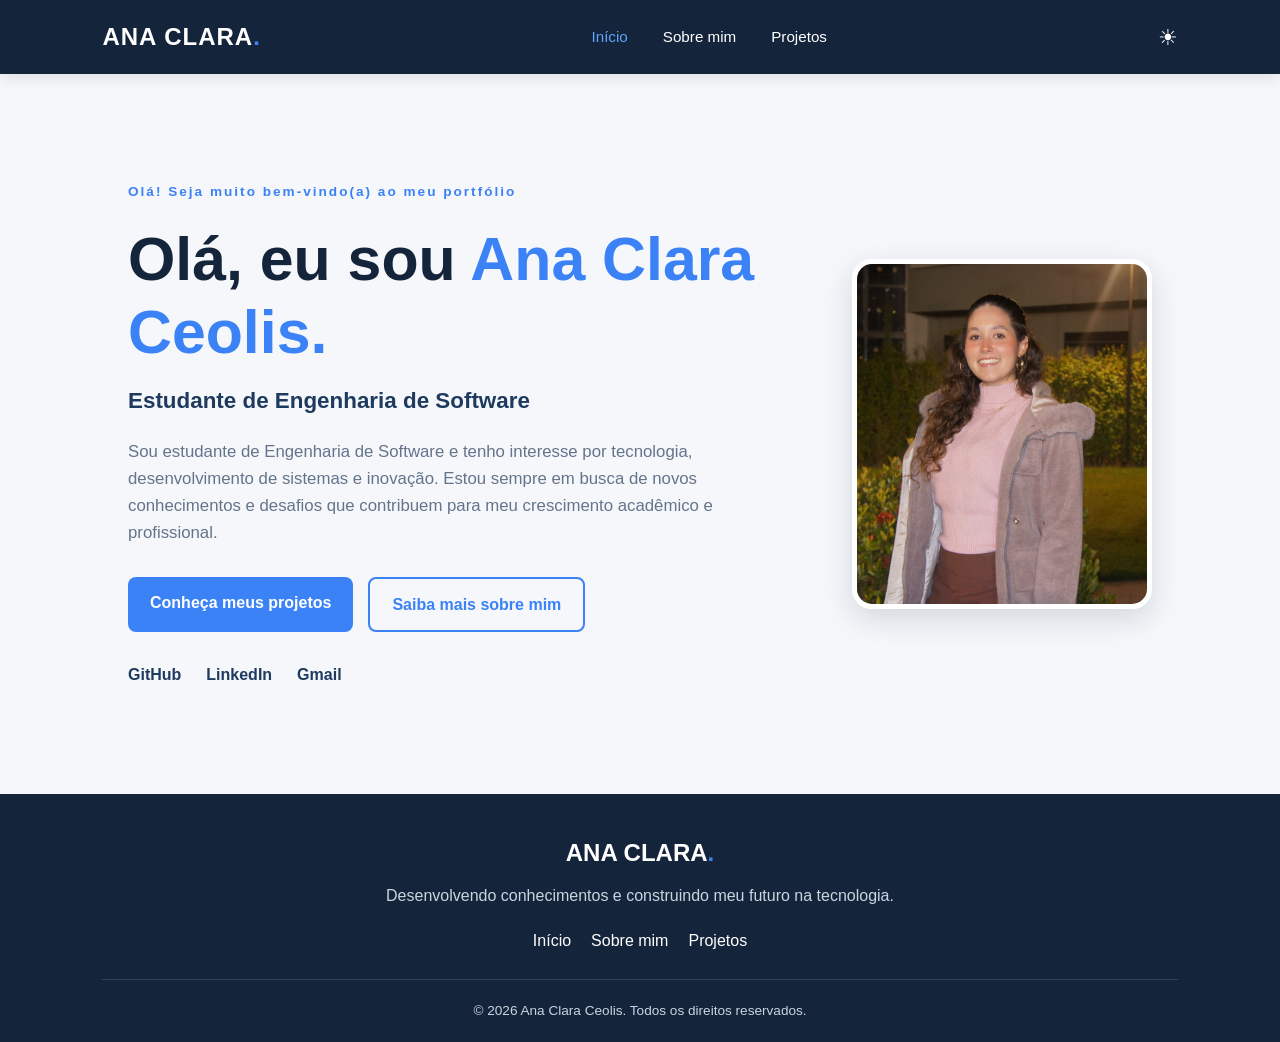
<file: index.html>
<!DOCTYPE html>
<html lang="pt-BR">
<head>
    <meta charset="UTF-8">
    <meta name="viewport" content="width=device-width, initial-scale=1.0">
    <meta name="description" content="Portfólio pessoal de Ana Clara Ceolis, estudante de Engenharia de Software.">
    <title>Ana Clara Ceolis | Portfólio</title>

    <link rel="stylesheet" href="style.css">
</head>
<body>
    <header class="cabecalho">
        <nav class="menu-navegacao">
            <a href="index.html" class="logo">
                ANA CLARA<span>.</span>
            </a>

            <ul class="lista-menu" id="listaMenu">
                <li><a href="index.html" class="link-ativo">Início</a></li>
                <li><a href="sobre.html">Sobre mim</a></li>
                <li><a href="projetos.html">Projetos</a></li>
            </ul>

            <div class="acoes-menu">
                <button id="botaoTema" class="botao-tema" aria-label="Alternar tema">
                    ☀︎
                </button>
                <button id="botaoMenu" class="botao-menu" 
                aria-label="Abrir menu"
                aria-expanded="false"
                aria-controls="listaMenu">
                    =
                </button>
            </div>

        </nav>
    </header>

    <main>
        <section class="apresentacao" id="inicio">
            <div class="conteudo-apresentacao">
                <p class="subtitulo">Olá! Seja muito bem-vindo(a) ao meu portfólio</p>

                <h1>
                    Olá, eu sou <span>Ana Clara Ceolis.</span>
                </h1>

                <h2>Estudante de Engenharia de Software</h2>

                <p class="descricao-apresentacao">
                    Sou estudante de Engenharia de Software e tenho interesse por
                    tecnologia, desenvolvimento de sistemas e inovação.
                    Estou sempre em busca de novos conhecimentos e desafios
                    que contribuem para meu crescimento acadêmico e profissional.
                </p>

                <div class="botoes-apresentacao">
                    <a href="projetos.html" class="botao-principal">
                        Conheça meus projetos
                    </a>

                    <a href="sobre.html" class="botao-secundario">
                        Saiba mais sobre mim
                    </a>
                </div>

                <div class="redes-sociais">
                    <a href="https://github.com/AnaCeolis" 
                    target="_blank" 
                    rel="noopener noreferrer">
                        GitHub
                    </a>

                    <a href="https://www.linkedin.com/in/ana-clara-ceolis-02bb83300/"
                    target="_blank"
                    rel="noopener noreferrer">
                        LinkedIn
                    </a>

                    <a href="mailto:anaclaraceolis@gmail.com">
                        Gmail
                    </a>
                </div>
            </div>

            <div class="imagem-apresentacao">
                <img src="images/perfil.jpg"
                    alt="Fotografia de perfil de Ana Clara Ceolis">
            </div>
        </section>
    </main>

    <footer class="rodape">
        <div class="conteudo-rodape">
            <p class="logo-rodape">ANA CLARA<span>.</span></p>

            <p>
                Desenvolvendo conhecimentos e construindo meu futuro na tecnologia.
            </p>

            <div class="links-rodape">
                <a href="index.html">Início</a>
                <a href="sobre.html">Sobre mim</a>
                <a href="projetos.html">Projetos</a>
            </div>
        </div>

        <div class="direitos-autorais">
            <p>
                &copy; 2026 Ana Clara Ceolis. Todos os direitos reservados.
            </p>
        </div>

    
    </footer>
    
     <script src="script.js"></script>

</body>
</html>
</file>
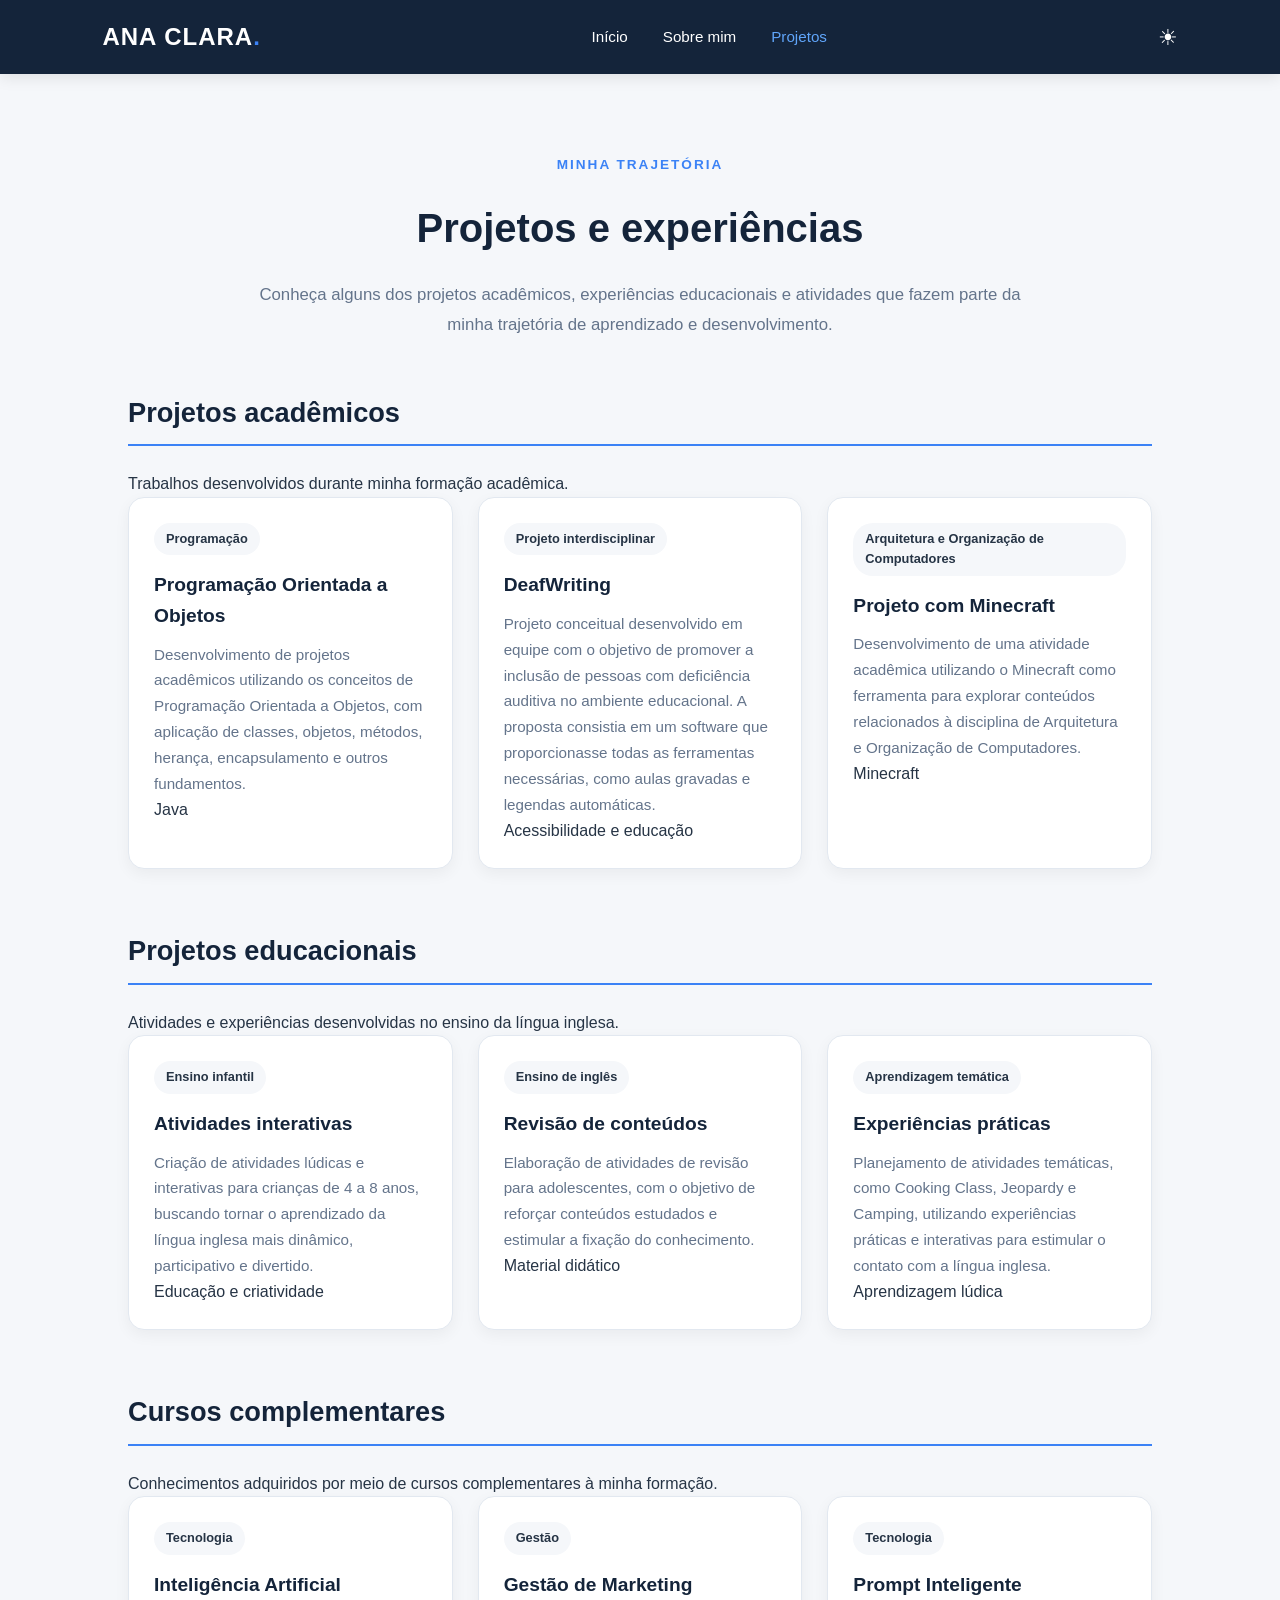
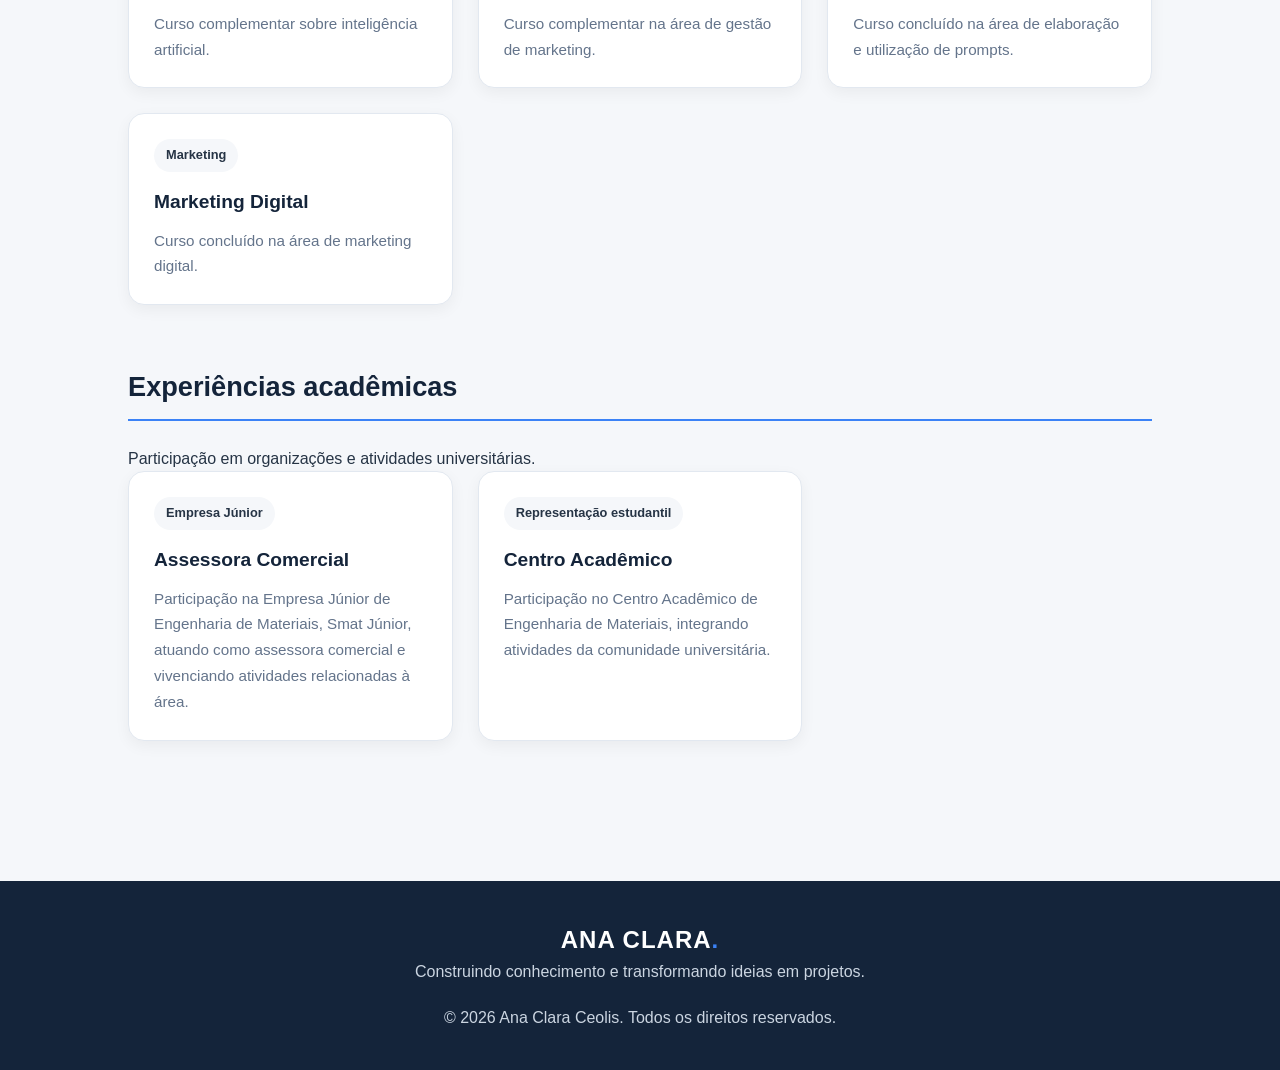
<file: projetos.html>
<!DOCTYPE html>
<html lang="pt-BR">

<head>
    <meta charset="UTF-8">
    <meta name="viewport" content="width=device-width, initial-scale=1.0">

    <meta name="description" content="Conheça os projetos acadêmicos, educacionais e experiências de Ana Clara Ceolis.">
    
    <title>Projetos | Ana Clara Ceolis</title>
    <link rel="stylesheet" href="style.css">
</head>

<body>
    <!-- CABEÇALHO E MENU -->
     <header class="cabecalho">
        <nav class="menu-navegacao">
            <a href="index.html" class="logo">
                ANA CLARA<span>.</span>
            </a>

            <ul class="lista-menu" id="listaMenu">
                <li><a href="index.html">Início</a></li>
                <li><a href="sobre.html">Sobre mim</a></li>
                <li><a href="projetos.html" class="link-ativo">Projetos</a></li>
            </ul>

            <div class="acoes-menu">
                <button id="botaoTema" class="botao-tema" aria-label="Alternar tema">
                    ☀︎
                </button>
                <button id="botaoMenu" class="botao-menu" aria-label="Abrir menu"
                aria-expanded="false"
                aria-controls="listaMenu">
                =
                </button>

            </div>
        </nav>
     </header>

     <!-- CONTEÚDO PRINCIPAL -->
    <main>
        <section class="secao-projetos">
            <div class="introducao-projetos">
                <p class="subtitulo">MINHA TRAJETÓRIA</p>
                <h1>Projetos e experiências</h1>

                <p>
                    Conheça alguns dos projetos acadêmicos, experiências
                    educacionais e atividades que fazem parte da minha
                    trajetória de aprendizado e desenvolvimento.
                </p>
            </div>

            <!-- PROJETOS ACADÊMICOS -->
            <section class="grupo-projetos">
                <h2>Projetos acadêmicos</h2>

                <p class="descricao-grupo">
                    Trabalhos desenvolvidos durante minha formação acadêmica.
                </p>

                <div class="grade-projetos">

                    <article class="cartao-projeto">
                        <span class="categoria-projeto">Programação</span>

                        <h3>Programação Orientada a Objetos</h3>

                        <p>
                            Desenvolvimento de projetos acadêmicos utilizando
                            os conceitos de Programação Orientada a Objetos,
                            com aplicação de classes, objetos, métodos,
                            herança, encapsulamento e outros fundamentos.
                        </p>

                        <span class="tecnologia-projeto">Java</span>
                    </article>

                    <article class="cartao-projeto">
                        <span class="categoria-projeto">Projeto interdisciplinar</span>

                        <h3>DeafWriting</h3>
                        <p>
                            Projeto conceitual desenvolvido em equipe com
                            o objetivo de promover a inclusão de pessoas
                            com deficiência auditiva no ambiente educacional.
                            A proposta consistia em um software que
                            proporcionasse todas as ferramentas necessárias,
                            como aulas gravadas e legendas automáticas.
                        </p>

                        <span class="tecnologia-projeto">Acessibilidade e educação</span>
                    </article>

                    <article class="cartao-projeto">
                        <span class="categoria-projeto">Arquitetura e Organização de Computadores</span>
                    
                    <h3>Projeto com Minecraft</h3>

                    <p>
                        Desenvolvimento de uma atividade acadêmica
                        utilizando o Minecraft como ferramenta para
                        explorar conteúdos relacionados à disciplina
                        de Arquitetura e Organização de Computadores.
                    </p>

                    <span class="tecnologia-projeto">Minecraft</span>
                    </article>

                </div>

            </section>

            <!-- PROJETOS EDUCACIONAIS -->
            <section class="grupo-projetos">
                <h2>Projetos educacionais</h2>

                <p class="descricao-grupo">
                    Atividades e experiências desenvolvidas no ensino
                    da língua inglesa.
                </p>

                <div class="grade-projetos">

                    <article class="cartao-projeto">
                        <span class="categoria-projeto">Ensino infantil</span>

                        <h3>Atividades interativas</h3>

                        <p>
                            Criação de atividades lúdicas e interativas
                            para crianças de 4 a 8 anos, buscando tornar
                            o aprendizado da língua inglesa mais dinâmico,
                            participativo e divertido.
                        </p>

                        <span class="tecnologia-projeto">Educação e criatividade</span>
                    </article>

                    <article class="cartao-projeto">
                        <span class="categoria-projeto">Ensino de inglês</span>

                        <h3>Revisão de conteúdos</h3>

                        <p>
                            Elaboração de atividades de revisão para
                            adolescentes, com o objetivo de reforçar
                            conteúdos estudados e estimular a fixação
                            do conhecimento.
                        </p>

                        <span class="tecnologia-projeto">Material didático</span>

                        </article>
                        
                        <article class="cartao-projeto">
                        <span class="categoria-projeto">Aprendizagem temática</span>

                        <h3>Experiências práticas</h3>

                        <p>
                            Planejamento de atividades temáticas, como
                            Cooking Class, Jeopardy e Camping, utilizando
                            experiências práticas e interativas para
                            estimular o contato com a língua inglesa.
                        </p>

                        <span class="tecnologia-projeto">Aprendizagem lúdica</span>
                    
                    </article>

                </div>

            </section>

            <!-- CURSOS COMPLEMENTARES -->
            <section class="grupo-projetos">

                <h2>Cursos complementares</h2>

                <p class="descricao-grupo">
                    Conhecimentos adquiridos por meio de cursos
                    complementares à minha formação.
                </p>

                <div class="grade-projetos">

                    <article class="cartao-projeto">
                        <span class="categoria-projeto">Tecnologia</span>
                        <h3>Inteligência Artificial</h3>
                        <p>Curso complementar sobre inteligência artificial.</p>
                    </article>

                    <article class="cartao-projeto">
                        <span class="categoria-projeto">Gestão</span>
                        <h3>Gestão de Marketing</h3>
                        <p>Curso complementar na área de gestão de marketing.</p>
                    </article>

                    <article class="cartao-projeto">
                        <span class="categoria-projeto">Tecnologia</span>
                        <h3>Prompt Inteligente</h3>
                        <p>Curso concluído na área de elaboração e utilização de prompts.</p>
                    </article>

                    <article class="cartao-projeto">
                        <span class="categoria-projeto">Marketing</span>
                        <h3>Marketing Digital</h3>
                        <p>Curso concluído na área de marketing digital.</p>
                    </article>

                </div>

            </section>

            <!-- EXPERIÊNCIAS ACADÊMICAS -->
            <section class="grupo-projetos">

                <h2>Experiências acadêmicas</h2>

                <p class="descricao-grupo">
                    Participação em organizações e atividades universitárias.
                </p>

                <div class="grade-projetos">
                    <article class="cartao-projeto">
                        <span class="categoria-projeto">Empresa Júnior</span>

                        <h3>Assessora Comercial</h3>

                        <p>
                            Participação na Empresa Júnior de Engenharia
                            de Materiais, Smat Júnior, atuando como assessora
                            comercial e vivenciando atividades relacionadas à área.
                        </p>
                    </article>

                    <article class="cartao-projeto">
                        <span class="categoria-projeto">Representação estudantil</span>

                        <h3>Centro Acadêmico</h3>

                        <p>
                            Participação no Centro Acadêmico de Engenharia
                            de Materiais, integrando atividades da
                            comunidade universitária.
                        </p>
                    </article>

                </div>

            </section>

        </section>

    </main>

    <!-- RODAPÉ -->
    <footer class="rodape">
        <div class="conteudo-rodape">
            <a href="index.html" class="logo">
                ANA CLARA<span>.</span>
            </a>

            <p>Construindo conhecimento e transformando ideias em projetos.</p>

            <p>&copy; 2026 Ana Clara Ceolis. Todos os direitos reservados.</p>
        </div>

    </footer>

    <script src="script.js"></script>
</body>
</html>
</file>
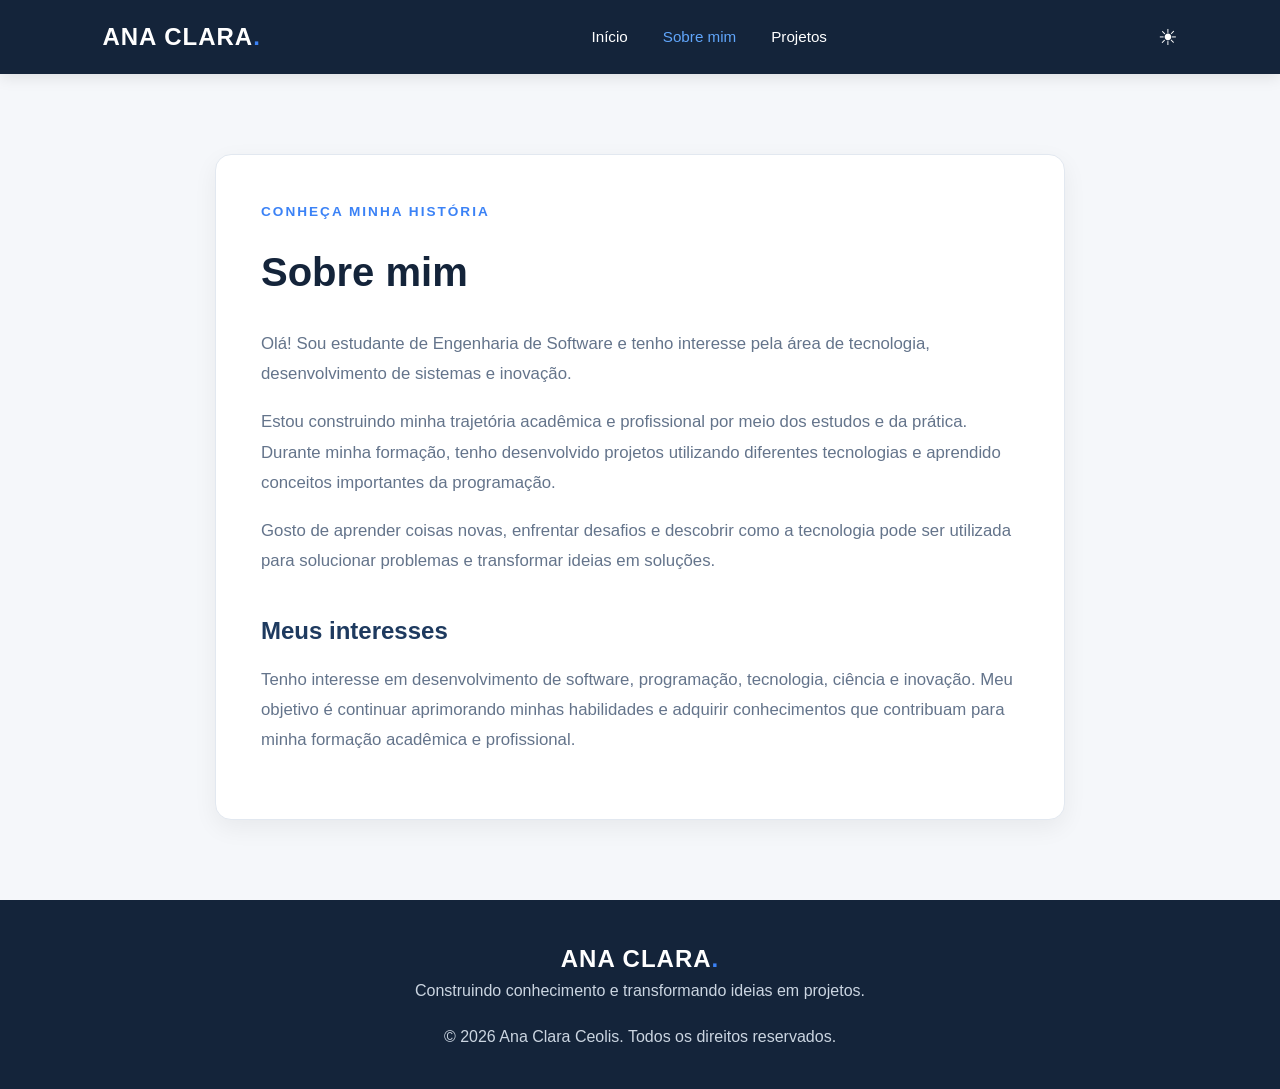
<file: sobre.html>
<!DOCTYPE html>
<html lang="pt-BR">

<head>
    <meta charset="UTF-8">
    <meta name="viewport" content="width=device-width, initial-scale=1.0">
    <meta name="description" content="Conheça um pouco mais sobre Ana Clara Ceolis, estudante de Engenharia de Software.">

    <title>Sobre | Ana Clara Ceolis</title>

    <link rel="stylesheet" href="style.css">
</head>

<body>
    <!-- CABEÇALHO E MENU -->
    <header class="cabecalho">
        <nav class="menu-navegacao">
            <a href="index.html" class="logo">
                ANA CLARA<span>.</span>
            </a>

            <ul class="lista-menu" id="listaMenu">
                <li><a href="index.html">Início</a></li>
                <li><a href="sobre.html" class="link-ativo">Sobre mim</a></li>
                <li><a href="projetos.html">Projetos</a></li>
            </ul>

            <div class="acoes-menu">
                <button id="botaoTema" class="botao-tema" aria-label="Alternar tema">
                    ☀︎
                </button>
                <button id="botaoMenu" class="botao-menu" 
                aria-label="Abrir menu"
                aria-expanded="false"
                aria-controls="listaMenu">
                =
            </button>

            </div>
        </nav>
    </header>

    <!-- CONTEÚDO PRINCIPAL -->
    <main>
        <section class="secao-sobre">
            <div class="conteudo-sobre">
                <p class="subtitulo">CONHEÇA MINHA HISTÓRIA</p>
                <h1>Sobre mim</h1>

                <p>Olá! Sou estudante de Engenharia de Software e tenho interesse
                    pela área de tecnologia, desenvolvimento de sistemas e inovação.
                </p>

                <p>
                    Estou construindo minha trajetória acadêmica e profissional
                    por meio dos estudos e da prática. Durante minha formação,
                    tenho desenvolvido projetos utilizando diferentes tecnologias
                    e aprendido conceitos importantes da programação.
                </p>

                <p>
                    Gosto de aprender coisas novas, enfrentar desafios e descobrir
                    como a tecnologia pode ser utilizada para solucionar problemas
                    e transformar ideias em soluções.
                </p>

                <h2>Meus interesses</h2>

                <p>
                    Tenho interesse em desenvolvimento de software, programação,
                    tecnologia, ciência e inovação. Meu objetivo é continuar
                    aprimorando minhas habilidades e adquirir conhecimentos que
                    contribuam para minha formação acadêmica e profissional.
                </p>
            </div>
        </section>
    </main>

    <!-- RODAPÉ -->
    <footer class="rodape">
        <div class="conteudo-rodape">
            <a href="index.html" class="logo">
                ANA CLARA<span>.</span>
            </a>

            <p>Construindo conhecimento e transformando ideias em projetos.</p>
            <p>&copy; 2026 Ana Clara Ceolis. Todos os direitos reservados.</p>
        </div>
    </footer>

    <script src="script.js"></script>
</body>
</html>
</file>
<file: style.css>
/* ====================================
    1. CONFIGURAÇÕES GERAIS
====================================*/

:root {
    --cor-principal: #14243A;
    --cor-secundaria: #1E3A5F;
    --cor-destaque: #3B82F6;
    --cor-fundo: #F5F7FA;
    --cor-branca: #FFFFFF;
    --cor-texto: #263445;
    --cor-texto-secundario: #64748B;
    --cor-borda: #E2E8F0;

    --fonte-principal: Arial, Helvetica, sans-serif;
}

*{
    margin: 0;
    padding: 0;
    box-sizing: border-box;
}

html{
    scroll-behavior: smooth;
}

body{
    font-family: var(--fonte-principal);
    background-color: var(--cor-fundo);
    color: var(--cor-texto);
    line-height: 1.6;
    transition: background-color 0.3s ease, color 0.3s ease;
}

a{
    text-decoration: none;
    color: inherit;
}

button{
    font-family: inherit;
    cursor: pointer;
}

img{
    max-width: 100%;
    display: block;
}

/* ====================================
    2. CABEÇALHO E NAVEGAÇÃO
=====================================*/

.cabecalho{
    background-color: var(--cor-principal);
    padding: 18px 8%;
    position: sticky;
    top: 0;
    z-index: 1000;
    box-shadow: 0 3px 15px rgba(0, 0, 0, 0.1);
}

.menu-navegacao{
    display: flex;
    justify-content: space-between;
    align-items: center;
}

.logo{
    color: var(--cor-branca);
    font-size: 1.5rem;
    font-weight: bold;
    letter-spacing: 1px;
}

.logo span,
.logo-rodape span{
    color: var(--cor-destaque);
}

.lista-menu{
    display: flex;
    align-items:center;
    gap: 35px;
    list-style: none;
}

.lista-menu a{
    color: var(--cor-branca);
    font-size: 0.95rem;
    transition: color 0.3s ease;
}

.lista-menu a:hover,
.lista-menu .link-ativo{
    color: #60A5FA;
}

.acoes-menu{
    display: flex;
    align-items: center;
    gap: 15px;
}

.botao-tema,
.botao-menu{
    background: transparent;
    border: none;
    color: var(--cor-branca);
    font-size: 1.4rem;
}

.botao-menu{
    display: none;
}

/*================================
    3.APRESENTAÇÃO PRINCIPAL
================================*/

.apresentacao{
    min-height: 80vh;
    padding: 80px 10%;
    display: flex;
    align-items: center;
    justify-content: space-between;
    gap: 60px;
}

.conteudo-apresentacao{
    max-width: 650px;
    animation: surgir 1s ease;
}

.subtitulo{
    color: var(--cor-destaque);
    font-size: 0.85rem;
    font-weight: bold;
    letter-spacing: 2px;
    margin-bottom: 20px;
}

.conteudo-apresentacao h1{
    color: var(--cor-principal);
    font-size: clamp(2.2rem, 5vw, 3.8rem);
    line-height: 1.2;
    margin-bottom: 15px;
}

.conteudo-apresentacao h1 span{
    color: var(--cor-destaque);
}

.conteudo-apresentacao h2{
    color: var(--cor-secundaria);
    font-size: 1.4rem;
    margin-bottom: 20px;
}

.descricao-apresentacao{
    color: var(--cor-texto-secundario);
    font-size: 1.05rem;
    margin-bottom: 30px;
}

.botoes-apresentacao{
    display: flex;
    flex-wrap: wrap;
    gap: 15px;
    margin-bottom: 30px;
}

.botao-principal,
.botao-secundario{
    display: inline-block;
    padding: 13px 22px;
    border-radius: 8px;
    font-weight: bold;
    transition: all 0.3s ease;
}

.botao-principal{
    background-color: var(--cor-destaque);
    color: var(--cor-branca);
}

.botao-principal:hover {
    background-color: var(--cor-secundaria);
    transform: translateY(-3px);
}

.botao-secundario{
    border: 2px solid var(--cor-destaque);
    color: var(--cor-destaque);
}

.botao-secundario:hover{
    background-color: var(--cor-destaque);
    color: var(--cor-branca);
}

.redes-sociais{
    display: flex;
    gap: 25px;
}

.redes-sociais a{
    color: var(--cor-secundaria);
    font-weight: bold;
    transition: color 0.3s ease;
}

.redes-sociais a:hover{
    color: var(--cor-destaque);
}

.imagem-apresentacao{
    flex-shrink: 0;
    width: 300px;
    height: 350px;
    border: 5px solid var(--cor-branca);
    border-radius: 20px;
    overflow: hidden;
    box-shadow: 0 10px 30px rgba(20, 36, 58, 0.15);
}

.imagem-apresentacao img{
    width: 100%;
    height: 100%;
    object-fit: cover;
}

/*====================================
    4.RODAPÉ
====================================*/

.rodape{
    background-color: var(--cor-principal);
    color: var(--cor-branca);
    padding: 40px 8% 20px;
    text-align: center;
}

.logo-rodape{
    font-size: 1.5rem;
    font-weight: bold;
    margin-bottom: 10px;
}

.conteudo-rodape > p:not(.logo-rodape){
    color: #CBD5E1;
    margin-bottom: 20px;
}

.links-rodape{
    display: flex;
    justify-content: center;
    gap: 20px;
    margin-bottom: 25px;
}

.links-rodape a {
    color: var(--cor-branca);
    transition: color 0.3s ease;
}

.links-rodape a:hover {
    color: #60A5FA;
}

.direitos-autorais {
    border-top: 1px solid #334155;
    padding-top: 20px;
    color: #CBD5E1;
    font-size: 0.85rem;
}

/*================================
    5. ANIMAÇÕES
================================*/
@keyframes surgir {
    from {
        opacity: 0;
        transform: translateY(25px);
    }

    to{
        opacity: 1;
        transform: translateY(0);
    }
}

/*===============================
    6. RESPONSIVIDADE
===============================*/

@media (max-width: 768px){

    .cabecalho {
        padding: 18px 5%;
    }

    .botao-menu {
        display: block;
    }

    .lista-menu {
        display: none;
        position: absolute;
        top: 100%;
        left: 0;
        width: 100%;
        background-color: var(--cor-principal);
        flex-direction: column;
        padding: 25px;
        gap: 20px;
    }

    .cabecalho {
        position: sticky;
        top: 0;
        z-index: 1000;
    }

    .lista-menu.ativo {
        display: flex;
    }

    .apresentacao {
        flex-direction: column-reverse;
        text-align: center;
        padding: 60px 7%;
        gap: 35px;
    }

    .botoes-apresentacao,
    .redes-sociais {
        justify-content: center;
    }

    .imagem-apresentacao {
        width: 240px;
        height: 280px;
    }

    .links-rodape {
        flex-wrap: wrap;
    }
}

@media (max-width: 400px) {
    .conteudo-apresentacao h1 {
        font-size: 2rem;
    }

    .botoes-apresentacao {
        flex-direction: column;
    }
}

/* ==================================
    7. TEMA ESCURO
===================================*/
body.tema-escuro {
    --cor-principal: #0B1220;
    --cor-secundaria: #1E293B;
    --cor-destaque: #60A5FA;
    --cor-fundo: #0F172A;
    --cor-branca: #F8FAFC;
    --cor-texto: #E2E8F0;
    --cor-texto-secundario: #CBD5E1;
    --cor-borda: #334155;
}

/* Ajusta os títulos */
body.tema-escuro .conteudo-apresentacao h1,
body.tema-escuro .conteudo-apresentacao h2{
    color: var(--cor-texto);
}

body.tema-escuro .conteudo-apresentacao h1 span{
    color: var(--cor-destaque);
}

/* Ajusta os links das redes sociais */
body.tema-escuro .redes-sociais a {
    color: var(--cor-texto);
}

/* ===================================
    8 . BOTÃO VOLTAR AO TOPO
====================================*/

.botao-topo {
    position:fixed;
    right: 30px;
    bottom: 30px;
    width: 45px;
    height: 45px;
    border: none;
    border-radius: 50%;
    background-color: var(--cor-destaque);
    color: var(--cor-branca);
    font-size: 1.5rem;
    font-weight: bold;
    box-shadow: 0 4px 12px rgba(0, 0, 0, 0.2);
    cursor: pointer;

    opacity: 0;
    visibility: hidden;
    transform: translateY(15px);
    transition: all 0.3s ease;
    z-index: 999;
}

/* Tornar o botão visível */
.botao-topo.visivel {
    opacity: 1;
    visibility: visible;
    transform: translateY(0);
}

/* Efeito ao passar o mouse */
.botao-topo:hover {
    background-color: var(--cor-secundaria);
    transform: translateY(-4px);
}

/*==============================
    9.PÁGINA SOBRE
==============================*/

.secao-sobre{
    min-height: 80vh;
    padding: 80px 10%;
    display: flex;
    align-items: center;
    justify-content: center;
}

.conteudo-sobre{
    max-width: 850px;
    width: 100%;
    background-color: var(--cor-branca);
    padding: 45px;
    border: 1px solid var(--cor-borda);
    border-radius: 16px;
    box-shadow: 0 8px 25px rgba(0, 0, 0, 0.06);
    animation: surgir 0.8s ease;
}

.conteudo-sobre .subtitulo{
    color: var(--cor-destaque);
    font-size: 0.85rem;
    font-weight: bold;
    letter-spacing: 2px;
    margin-bottom: 15px;
}

.conteudo-sobre h1{
    color: var(--cor-principal);
    font-size: 2.5rem;
    margin-bottom: 25px;
}

.conteudo-sobre h2{
    color: var(--cor-secundaria);
    font-size: 1.5rem;
    margin-top: 35px;
    margin-bottom: 15px;
}

.conteudo-sobre p {
    color: var(--cor-texto-secundario);
    font-size: 1.05rem;
    line-height: 1.8;
    margin-bottom: 18px;
}

/* Ajuste para telas menores */
@media (max-width: 768px){

    .secao-sobre{
        padding: 50px 6%;
    }

    .conteudo-sobre{
        padding: 30px 22px;
    }

    .conteudo-sobre h1{
        font-size: 2rem;
    }

    .conteudo-sobre h2{
        font-size: 1.3rem;
    }

    .conteudo-sobre p{
        font-size: 1rem;
    }
}

/* =====================================
    10. PÁGINA SOBRE NO TEMA ESCURO
======================================*/

body.tema-escuro .conteudo-sobre {
    background-color: #1E293B;
    border-color: #334155;
}

body.tema-escuro .conteudo-sobre h1,
body.tema-escuro .conteudo-sobre h2{
    color: #F8FAFC;
}

body.tema-escuro .conteudo-sobre p {
    color: #CBD5E1;
}

/* ==================================
    11. PÁGINA DE PROJETOS
===================================*/

.secao-projetos {
    min-height: 80vh;
    padding: 80px 10%;
}

.introducao-projetos {
    max-width: 800px;
    margin: 0 auto 50px;
    text-align: center;
    animation: surgir 0.8s ease;
}

.introducao-projetos h1 {
    color: var(--cor-principal);
    font-size: 2.5rem;
    margin-bottom: 20px;
}

.introducao-projetos > p:not(.subtitulo) {
    color: var(--cor-texto-secundario);
    font-size: 1.05rem;
    line-height: 1.8;
}

.grupo-projetos {
    max-width: 1100px;
    margin: 0 auto 60px;
}

.grupo-projetos h2 {
    color: var(--cor-principal);
    font-size: 1.7rem;
    margin-bottom: 25px;
    border-bottom: 2px solid var(--cor-destaque);
    padding-bottom: 10px;
}

.grade-projetos {
    display: grid;
    grid-template-columns: repeat(3, 1fr);
    gap: 25px;
}

.cartao-projeto {
    background-color: var(--cor-branca);
    border: 1px solid var(--cor-borda);
    border-radius: 16px;
    padding: 25px;
    box-shadow: 0 5px 15px rgba(0, 0, 0, 0.05);
    transition: transform 0.3s ease, box-shadow 0.3s ease;
    animation: surgir 0.8s ease;
}

.cartao-projeto:hover {
    transform: translateY(-6px);
    box-shadow: 0 10px 25px rgba(0, 0, 0, 0.10);
}

.cartao-projeto h3 {
    color: var(--cor-principal);
    font-size: 1.2rem;
    margin: 15px 0 10px;
}

.cartao-projeto p {
    color: var(--cor-texto-secundario);
    font-size: 0.95rem;
    line-height: 1.7;
}

.categoria-projeto {
    display: inline-block;
    background-color: var(--cor-fundo);
    padding: 6px 12px;
    border-radius: 20px;
    font-size: 0.8rem;
    font-weight: bold;
}

/* MODO ESCURO */

body.tema-escuro .introducao-projetos h1,
body.tema-escuro .grupo-projetos h2,
body.tema-escuro .cartao-projeto h3{
    color: #F8FAFC;
}

body.tema-escuro .cartao-projeto {
    background-color: #1E293B;
    border-color: #334155;
}

body.tema-escuro .categoria-projeto {
    background-color: #334155;
    color: #93C5FD;
}

/* RESPONSIVIDADE */

@media (max-width: 900px){
    .grade-projetos {
        grid-template-columns: repeat(2, 1fr);
    }
}

@media (max-width: 600px){
    .secao-projetos {
        padding: 50px 6%;
    }

    .introducao-projetos h1{
        font-size: 2rem;
    }

    .grade-projetos {
        grid-template-columns: 1fr;
    }

    .grupo-projetos h2 {
        font-size: 1.4rem;
    }
}
</file>
